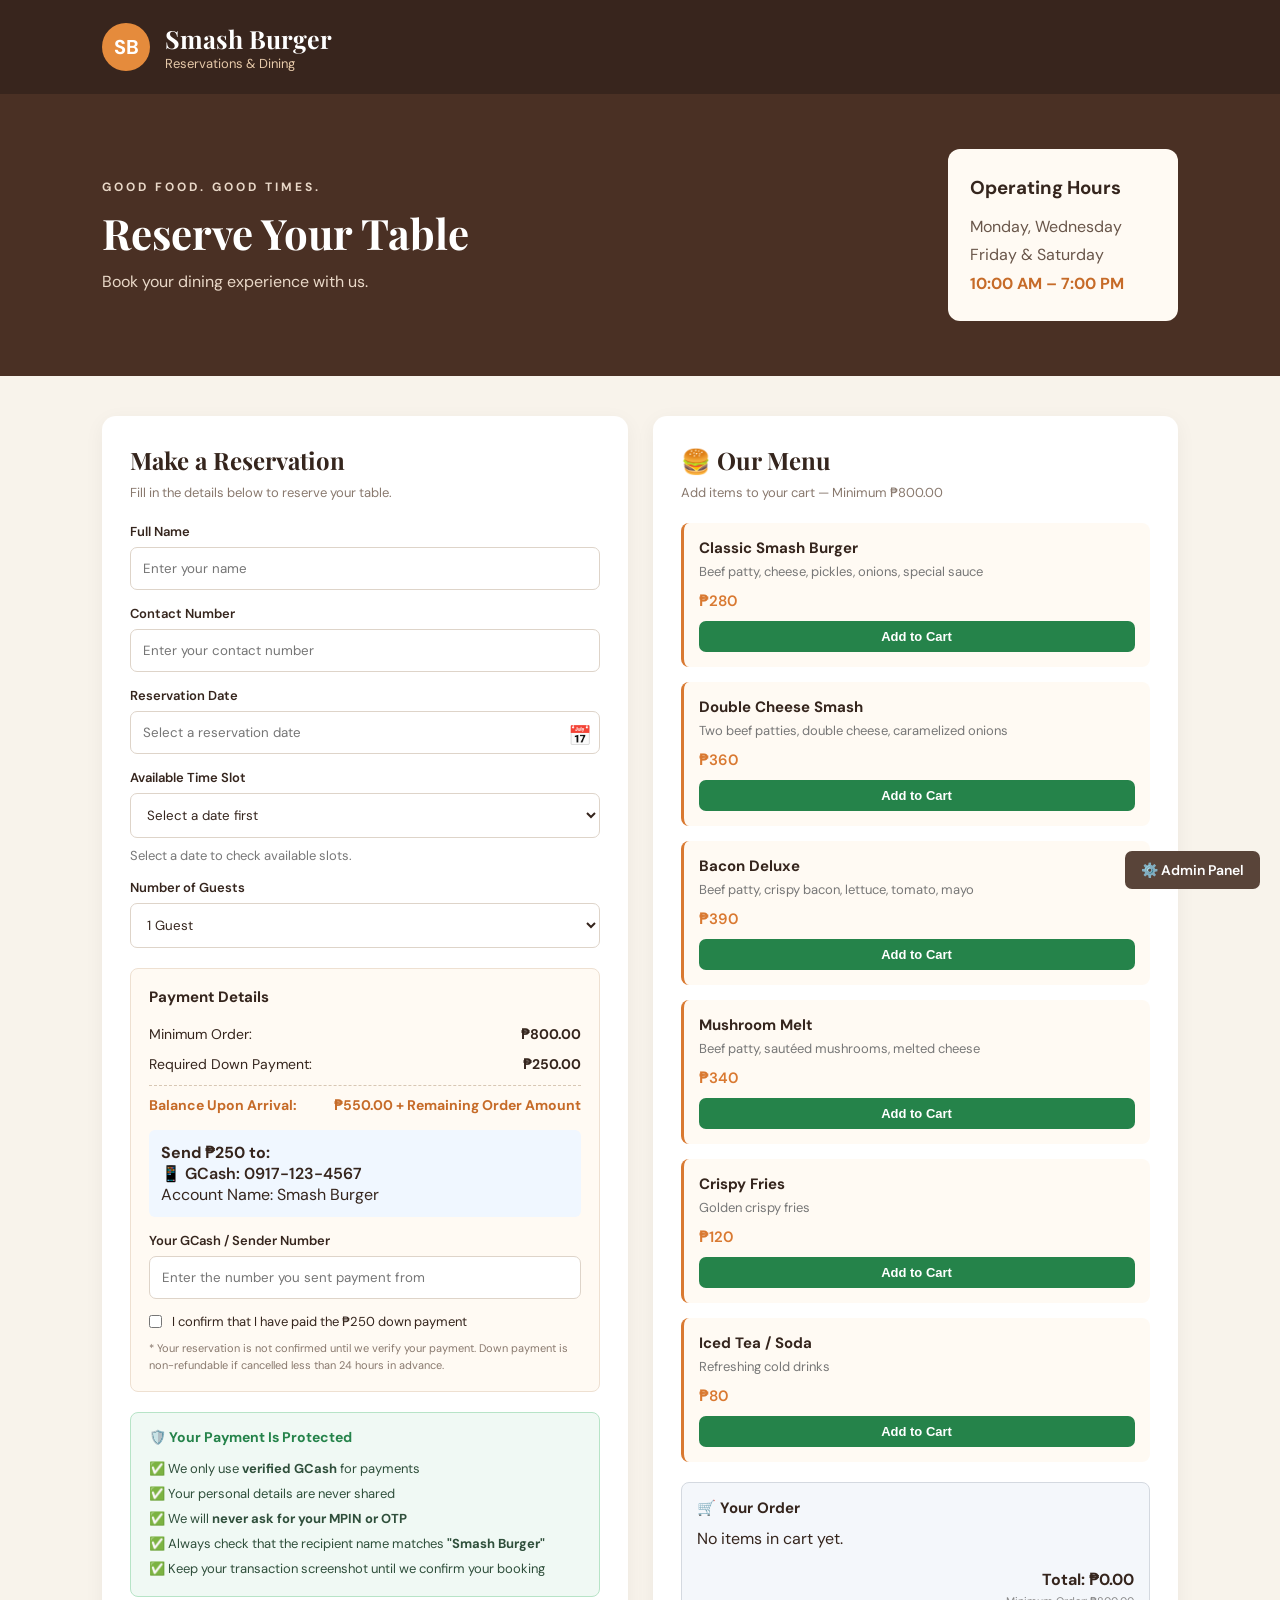
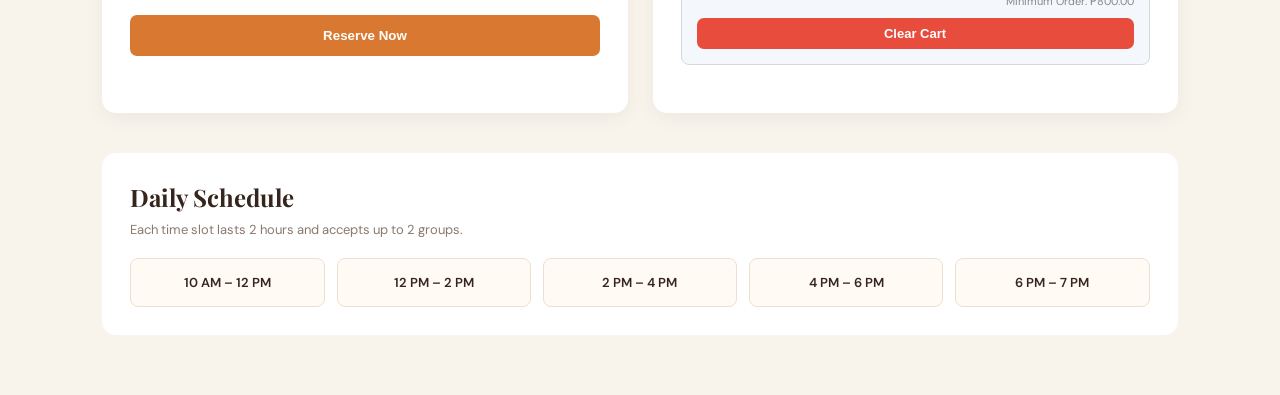
<file: index.html>
<!DOCTYPE html>
<html lang="en">
<head>
    <meta charset="UTF-8">
    <meta name="viewport" content="width=device-width, initial-scale=1.0">
    <title>Smash Burger — Reservations & Menu</title>
    <link rel="stylesheet" href="style.css">
</head>
<body>

<header>
    <div class="logo">SB</div>
    <div>
        <h1>Smash Burger</h1>
        <p>Reservations & Dining</p>
    </div>
</header>

<section class="hero">
    <div>
        <p class="tagline">GOOD FOOD. GOOD TIMES.</p>
        <h2>Reserve Your Table</h2>
        <p>Book your dining experience with us.</p>
    </div>

    <div class="hours">
        <h3>Operating Hours</h3>
        <p>Monday, Wednesday</p>
        <p>Friday & Saturday</p>
        <strong>10:00 AM – 7:00 PM</strong>
    </div>
</section>

<main class="container">
    <!-- RESERVATION FORM -->
    <section class="panel">
        <h2>Make a Reservation</h2>
        <p class="subtitle">Fill in the details below to reserve your table.</p>

        <form id="reservationForm">
            <label for="customerName">Full Name</label>
            <input type="text" id="customerName" placeholder="Enter your name" required>

            <label for="contact">Contact Number</label>
            <input type="text" id="contact" placeholder="Enter your contact number" required>

            <label for="bookingDate">Reservation Date</label>
            <div class="calendar-wrapper">
                <input type="text" id="bookingDate" placeholder="Select a reservation date" readonly required>
                <button type="button" id="calendarToggle" class="calendar-toggle">📅</button>

                <div id="calendarPopup" class="calendar-popup" hidden>
                    <div class="calendar-header">
                        <button type="button" id="prevMonth">❮</button>
                        <h3 id="monthYear"></h3>
                        <button type="button" id="nextMonth">❯</button>
                    </div>
                    <div class="calendar-weekdays">
                        <span>Sun</span>
                        <span>Mon</span>
                        <span>Tue</span>
                        <span>Wed</span>
                        <span>Thu</span>
                        <span>Fri</span>
                        <span>Sat</span>
                    </div>
                    <div id="calendarDays" class="calendar-days"></div>
                    <p class="calendar-note">Available: Mon, Wed, Fri & Sat</p>
                </div>
            </div>

            <label for="bookingTime">Available Time Slot</label>
            <select id="bookingTime" required>
                <option value="">Select a date first</option>
            </select>

            <p id="availability" class="availability">Select a date to check available slots.</p>

            <label for="guestCount">Number of Guests</label>
            <select id="guestCount" required>
                <option value="1">1 Guest</option>
                <option value="2">2 Guests</option>
                <option value="3">3 Guests</option>
                <option value="4">4 Guests</option>
            </select>

            <!-- PAYMENT SECTION -->
            <div class="payment-section">
                <h3>Payment Details</h3>
                
                <div class="payment-row">
                    <span>Minimum Order:</span>
                    <strong>₱800.00</strong>
                </div>
                <div class="payment-row">
                    <span>Required Down Payment:</span>
                    <strong>₱250.00</strong>
                </div>
                <div class="payment-row total-row">
                    <span>Balance Upon Arrival:</span>
                    <strong>₱550.00 + Remaining Order Amount</strong>
                </div>

                <div class="gcash-info">
                    <p><strong>Send ₱250 to:</strong></p>
                    <p class="gcash-number">📱 GCash: 0917-123-4567</p>
                    <p class="gcash-name">Account Name: Smash Burger</p>
                </div>

                <label for="paymentFromNumber">Your GCash / Sender Number</label>
                <input type="text" id="paymentFromNumber" placeholder="Enter the number you sent payment from" required>
                
                <label class="checkbox-label">
                    <input type="checkbox" id="downPaymentPaid" required>
                    I confirm that I have paid the ₱250 down payment
                </label>
                
                <p class="payment-note">
                    * Your reservation is not confirmed until we verify your payment. 
                    Down payment is non-refundable if cancelled less than 24 hours in advance.
                </p>
            </div>

            <div class="trust-section">
                <h4>🛡️ Your Payment Is Protected</h4>
                <ul>
                    <li>✅ We only use <strong>verified GCash</strong> for payments</li>
                    <li>✅ Your personal details are never shared</li>
                    <li>✅ We will <strong>never ask for your MPIN or OTP</strong></li>
                    <li>✅ Always check that the recipient name matches <strong>"Smash Burger"</strong></li>
                    <li>✅ Keep your transaction screenshot until we confirm your booking</li>
                </ul>
            </div>

            <button type="submit" id="reserveButton">Reserve Now</button>

            <p id="message"></p>
        </form>
    </section>

    <!-- MENU SECTION WITH ADD TO CART -->
    <section class="panel">
        <h2>🍔 Our Menu</h2>
        <p class="subtitle">Add items to your cart — Minimum ₱800.00</p>

        <div class="menu-grid">
            <div class="menu-item">
                <strong>Classic Smash Burger</strong>
                <p>Beef patty, cheese, pickles, onions, special sauce</p>
                <span class="price">₱280</span>
                <button type="button" class="add-to-cart" data-name="Classic Smash Burger" data-price="280">Add to Cart</button>
            </div>
            <div class="menu-item">
                <strong>Double Cheese Smash</strong>
                <p>Two beef patties, double cheese, caramelized onions</p>
                <span class="price">₱360</span>
                <button type="button" class="add-to-cart" data-name="Double Cheese Smash" data-price="360">Add to Cart</button>
            </div>
            <div class="menu-item">
                <strong>Bacon Deluxe</strong>
                <p>Beef patty, crispy bacon, lettuce, tomato, mayo</p>
                <span class="price">₱390</span>
                <button type="button" class="add-to-cart" data-name="Bacon Deluxe" data-price="390">Add to Cart</button>
            </div>
            <div class="menu-item">
                <strong>Mushroom Melt</strong>
                <p>Beef patty, sautéed mushrooms, melted cheese</p>
                <span class="price">₱340</span>
                <button type="button" class="add-to-cart" data-name="Mushroom Melt" data-price="340">Add to Cart</button>
            </div>
            <div class="menu-item">
                <strong>Crispy Fries</strong>
                <p>Golden crispy fries</p>
                <span class="price">₱120</span>
                <button type="button" class="add-to-cart" data-name="Crispy Fries" data-price="120">Add to Cart</button>
            </div>
            <div class="menu-item">
                <strong>Iced Tea / Soda</strong>
                <p>Refreshing cold drinks</p>
                <span class="price">₱80</span>
                <button type="button" class="add-to-cart" data-name="Iced Tea / Soda" data-price="80">Add to Cart</button>
            </div>
        </div>

        <!-- CART SUMMARY — Now below Menu -->
        <div class="cart-summary">
            <h3>🛒 Your Order</h3>
            <div id="cartItems"></div>
            <div class="cart-total">
                <strong>Total: ₱<span id="cartTotal">0.00</span></strong>
                <p class="cart-min-note">Minimum Order: ₱800.00</p>
            </div>
            <button type="button" id="clearCartBtn" class="clear-cart">Clear Cart</button>
        </div>
    </section>
</main>

<section class="schedule">
    <h2>Daily Schedule</h2>
    <p>Each time slot lasts 2 hours and accepts up to 2 groups.</p>
    <div class="schedule-grid">
        <div>10 AM – 12 PM</div>
        <div>12 PM – 2 PM</div>
        <div>2 PM – 4 PM</div>
        <div>4 PM – 6 PM</div>
        <div>6 PM – 7 PM</div>
    </div>
</section>

<div class="admin-link">
    <a href="admin.html">⚙️ Admin Panel</a>
</div>

<script src="script.js"></script>

</body>
</html>
</file>
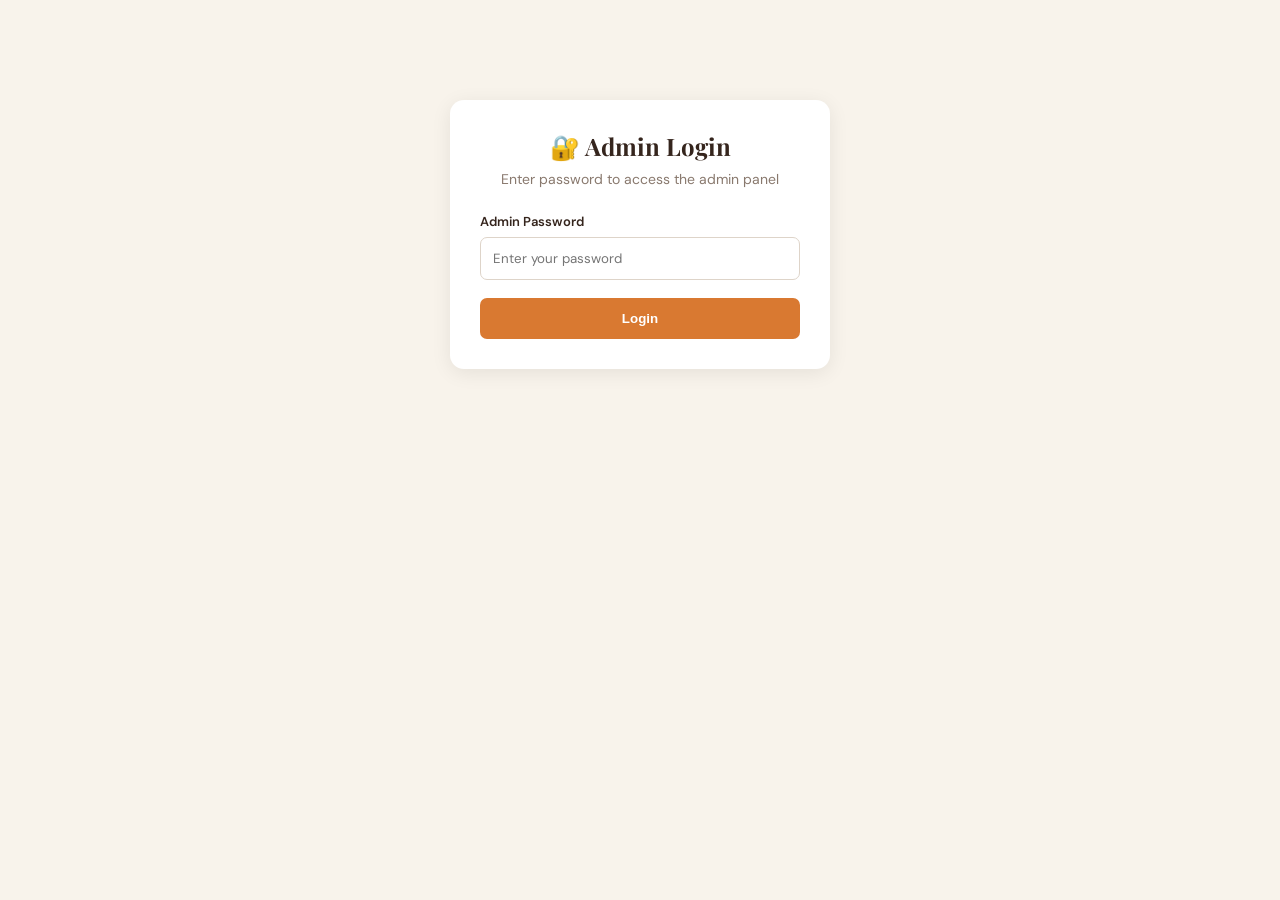
<file: admin.html>
<!DOCTYPE html>
<html lang="en">
<head>
    <meta charset="UTF-8">
    <meta name="viewport" content="width=device-width, initial-scale=1.0">
    <title>Admin Panel — Smash Burger Reservations</title>
    <link rel="stylesheet" href="style.css">
    <style>
        body { background: #f8f3eb; }
        
        /* LOGIN SCREEN */
        .login-container {
            max-width: 420px;
            margin: 100px auto;
            padding: 0 20px;
        }
        .login-card {
            background: white;
            border-radius: 14px;
            padding: 30px;
            box-shadow: 0 4px 20px rgba(0,0,0,0.08);
        }
        .login-card h2 {
            font-family: 'Playfair Display', serif;
            text-align: center;
            margin-bottom: 8px;
            color: #35251d;
        }
        .login-card p {
            text-align: center;
            color: #89796e;
            font-size: 14px;
            margin-bottom: 25px;
        }
        .error-msg {
            color: #c0392b;
            font-size: 13px;
            margin-top: 10px;
            display: none;
        }
        
        /* ADMIN PANEL (hidden until login) */
        .admin-container {
            max-width: 900px;
            margin: 40px auto;
            padding: 0 20px;
            display: none;
        }
        .admin-header {
            display: flex;
            justify-content: space-between;
            align-items: center;
            margin-bottom: 30px;
            flex-wrap: wrap;
            gap: 15px;
        }
        .back-link {
            color: #d97931;
            text-decoration: none;
            font-weight: 600;
        }
        .back-link:hover { text-decoration: underline; }
        .logout-btn {
            background: #594439;
            color: white;
            padding: 8px 16px;
            border-radius: 6px;
            text-decoration: none;
            font-size: 14px;
            border: none;
            cursor: pointer;
        }
        .logout-btn:hover { background: #38251d; }
        .admin-card {
            background: white;
            border-radius: 14px;
            padding: 25px;
            margin-bottom: 20px;
            box-shadow: 0 4px 15px rgba(0,0,0,0.05);
        }
        .admin-card h3 {
            font-family: 'Playfair Display', serif;
            font-size: 18px;
            margin-bottom: 12px;
        }
        .status-badge {
            display: inline-block;
            padding: 4px 12px;
            border-radius: 20px;
            font-size: 12px;
            font-weight: bold;
            margin-left: 10px;
        }
        .status-pending {
            background: #fff3cd;
            color: #856404;
        }
        .status-paid {
            background: #d4edda;
            color: #155724;
        }
        .admin-row {
            display: flex;
            flex-wrap: wrap;
            gap: 15px 30px;
            margin: 8px 0;
            font-size: 14px;
        }
        .admin-row span strong { color: #35251d; }
        .action-buttons {
            display: flex;
            gap: 10px;
            margin-top: 15px;
            flex-wrap: wrap;
        }
        .btn-confirm {
            background: #28a745;
            color: white;
            border: none;
            padding: 8px 16px;
            border-radius: 6px;
            cursor: pointer;
            font-weight: 600;
            width: auto;
        }
        .btn-confirm:hover { background: #218838; }
        .btn-confirm:disabled { background: #ccc; cursor: not-allowed; }
        .btn-delete {
            background: #dc3545;
            color: white;
            border: none;
            padding: 8px 16px;
            border-radius: 6px;
            cursor: pointer;
            font-weight: 600;
            width: auto;
        }
        .btn-delete:hover { background: #c82333; }
        .filter-bar {
            display: flex;
            gap: 10px;
            margin-bottom: 25px;
            flex-wrap: wrap;
        }
        .filter-bar button {
            width: auto;
            padding: 8px 16px;
            background: white;
            color: #594439;
            border: 1px solid #ddd;
            margin: 0;
        }
        .filter-bar button.active {
            background: #d97931;
            color: white;
            border-color: #d97931;
        }
        .empty-state {
            text-align: center;
            padding: 40px;
            color: #89796e;
        }
        .admin-note {
            font-size: 12px;
            color: #89796e;
            margin-top: 5px;
        }
    </style>
</head>
<body>

<!-- LOGIN SCREEN -->
<div class="login-container" id="loginSection">
    <div class="login-card">
        <h2>🔐 Admin Login</h2>
        <p>Enter password to access the admin panel</p>
        
        <label for="adminPassword">Admin Password</label>
        <input type="password" id="adminPassword" placeholder="Enter your password">
        
        <button type="button" id="loginBtn">Login</button>
        <p class="error-msg" id="loginError">❌ Incorrect password. Please try again.</p>
    </div>
</div>

<!-- ADMIN PANEL (Hidden until login) -->
<div class="admin-container" id="adminSection">
    <div class="admin-header">
        <div>
            <h1 style="font-family:'Playfair Display', serif; color:#35251d;">⚙️ Admin — Payment Confirmation</h1>
            <p style="color:#89796e; font-size:14px;">Confirm down payments and manage reservations</p>
        </div>
        <div style="display:flex; gap:12px; align-items:center;">
            <a href="index.html" class="back-link">← Back to Booking</a>
            <button class="logout-btn" id="logoutBtn">🚪 Logout</button>
        </div>
    </div>

    <!-- FILTERS -->
    <div class="filter-bar">
        <button class="filter-btn active" data-filter="all">All Reservations</button>
        <button class="filter-btn" data-filter="pending">Pending Payment</button>
        <button class="filter-btn" data-filter="paid">Payment Confirmed</button>
    </div>

    <!-- STATS -->
    <div class="admin-card" style="padding:15px 20px; margin-bottom:20px;">
        <div class="admin-row">
            <span><strong>Total:</strong> <span id="statTotal">0</span></span>
            <span><strong>Pending:</strong> <span id="statPending">0</span></span>
            <span><strong>Confirmed:</strong> <span id="statPaid">0</span></span>
        </div>
    </div>

    <!-- RESERVATION LIST -->
    <div id="adminList"></div>
</div>

<script>
// --------------------------
// PASSWORD SETTINGS
// Change this to your own password
// --------------------------
const ADMIN_PASSWORD = "smashbros123";  // 🔑 Change this to your own password!
const STORAGE_KEY = "smashBurgerReservations";
const SESSION_KEY = "sbAdminLoggedIn";

const loginSection = document.getElementById("loginSection");
const adminSection = document.getElementById("adminSection");
const adminPassword = document.getElementById("adminPassword");
const loginBtn = document.getElementById("loginBtn");
const loginError = document.getElementById("loginError");
const logoutBtn = document.getElementById("logoutBtn");

let currentFilter = "all";

// Check if already logged in on page load
function checkAuth() {
    if (sessionStorage.getItem(SESSION_KEY) === "true") {
        showAdminPanel();
    }
}

function showAdminPanel() {
    loginSection.style.display = "none";
    adminSection.style.display = "block";
    displayReservations();
}

function showLogin() {
    loginSection.style.display = "block";
    adminSection.style.display = "none";
    adminPassword.value = "";
    loginError.style.display = "none";
}

function attemptLogin() {
    if (adminPassword.value === ADMIN_PASSWORD) {
        sessionStorage.setItem(SESSION_KEY, "true");
        loginError.style.display = "none";
        showAdminPanel();
    } else {
        loginError.style.display = "block";
        adminPassword.value = "";
    }
}

function logout() {
    sessionStorage.removeItem(SESSION_KEY);
    showLogin();
}

// Login events
loginBtn.addEventListener("click", attemptLogin);
adminPassword.addEventListener("keypress", function(e) {
    if (e.key === "Enter") attemptLogin();
});
logoutBtn.addEventListener("click", logout);

// Reservation functions
function loadReservations() {
    try {
        const saved = JSON.parse(localStorage.getItem(STORAGE_KEY) || "[]");
        return Array.isArray(saved) ? saved : [];
    } catch { return []; }
}

function saveReservations(reservations) {
    localStorage.setItem(STORAGE_KEY, JSON.stringify(reservations));
}

function updateStats() {
    const reservations = loadReservations();
    const pending = reservations.filter(r => !r.paymentConfirmed).length;
    const paid = reservations.filter(r => r.paymentConfirmed).length;
    document.getElementById("statTotal").textContent = reservations.length;
    document.getElementById("statPending").textContent = pending;
    document.getElementById("statPaid").textContent = paid;
}

function displayReservations() {
    const list = document.getElementById("adminList");
    let reservations = loadReservations();

    if (currentFilter === "pending") {
        reservations = reservations.filter(r => !r.paymentConfirmed);
    } else if (currentFilter === "paid") {
        reservations = reservations.filter(r => r.paymentConfirmed);
    }

    if (reservations.length === 0) {
        list.innerHTML = `<div class="empty-state"><h3>No reservations found</h3><p>New reservations will appear here.</p></div>`;
        updateStats();
        return;
    }

    reservations.sort((a, b) => (b.createdAt || "").localeCompare(a.createdAt || ""));

    list.innerHTML = "";

    reservations.forEach(reservation => {
        const isPaid = !!reservation.paymentConfirmed;
        const card = document.createElement("div");
        card.className = "admin-card";
        card.innerHTML = `
            <h3>
                ${reservation.name}
                <span class="status-badge ${isPaid ? 'status-paid' : 'status-pending'}">
                    ${isPaid ? '✓ PAYMENT CONFIRMED' : '⏳ PENDING PAYMENT'}
                </span>
            </h3>
            <div class="admin-row">
                <span><strong>Code:</strong> ${reservation.code}</span>
                <span><strong>Contact:</strong> ${reservation.contact}</span>
            </div>
            <div class="admin-row">
                <span><strong>Date:</strong> ${reservation.date}</span>
                <span><strong>Time:</strong> ${reservation.timeLabel || reservation.time}</span>
                <span><strong>Guests:</strong> ${reservation.guests}</span>
            </div>
            <div class="admin-row">
                <span><strong>Min Order:</strong> ₱${reservation.minOrderAmount || 1000}.00</span>
                <span><strong>Down Payment:</strong> ₱${reservation.downPayment || 250}.00</span>
                <span><strong>Balance:</strong> ₱${reservation.balanceDue || 750}.00</span>
            </div>
            ${reservation.confirmedAt ? `<p class="admin-note">✅ Confirmed on: ${reservation.confirmedAt}</p>` : ''}
            <div class="action-buttons">
                <button class="btn-confirm" data-id="${reservation.id}" ${isPaid ? 'disabled' : ''}>
                    ${isPaid ? '✓ Confirmed' : '✓ Confirm Payment (₱250)'}
                </button>
                <button class="btn-delete" data-id="${reservation.id}">Delete</button>
            </div>
        `;
        list.appendChild(card);
    });

    document.querySelectorAll(".btn-confirm:not([disabled])").forEach(btn => {
        btn.addEventListener("click", () => confirmPayment(btn.dataset.id));
    });
    document.querySelectorAll(".btn-delete").forEach(btn => {
        btn.addEventListener("click", () => deleteReservation(btn.dataset.id));
    });

    updateStats();
}

function confirmPayment(id) {
    if (!confirm("Confirm that the ₱250 down payment has been received for this reservation?")) return;
    
    const reservations = loadReservations();
    const idx = reservations.findIndex(r => r.id === id);
    if (idx !== -1) {
        reservations[idx].paymentConfirmed = true;
        reservations[idx].confirmedAt = new Date().toLocaleString();
        saveReservations(reservations);
        displayReservations();
    }
}

function deleteReservation(id) {
    if (!confirm("⚠️ Delete this reservation? This cannot be undone.")) return;
    
    let reservations = loadReservations();
    reservations = reservations.filter(r => r.id !== id);
    saveReservations(reservations);
    displayReservations();
}

document.querySelectorAll(".filter-btn").forEach(btn => {
    btn.addEventListener("click", () => {
        document.querySelectorAll(".filter-btn").forEach(b => b.classList.remove("active"));
        btn.classList.add("active");
        currentFilter = btn.dataset.filter;
        displayReservations();
    });
});

// Check login on page load
checkAuth();
</script>

</body>
</html>
</file>
<file: style.css>
@import url('https://fonts.googleapis.com/css2?family=DM+Sans:wght@400;500;600;700&family=Playfair+Display:wght@600;700&display=swap');

* {
    margin: 0;
    padding: 0;
    box-sizing: border-box;
}

body {
    background: #f8f3eb;
    color: #35251d;
    font-family: 'DM Sans', sans-serif;
}

header {
    background: #38251d;
    color: white;
    padding: 22px 8%;
    display: flex;
    align-items: center;
    gap: 15px;
}

.logo {
    background: #e58b3c;
    color: white;
    width: 48px;
    height: 48px;
    border-radius: 50%;
    display: grid;
    place-items: center;
    font-weight: bold;
    font-size: 20px;
}

header h1 {
    font-family: 'Playfair Display', serif;
    font-size: 25px;
}

header p {
    color: #e6c9a9;
    font-size: 13px;
}

.hero {
    background: #4a3024;
    color: white;
    padding: 55px 8%;
    display: flex;
    justify-content: space-between;
    align-items: center;
    gap: 30px;
    flex-wrap: wrap;
}

.tagline {
    color: #f2a45d;
    letter-spacing: 3px;
    font-size: 12px;
    font-weight: bold;
}

.hero h2 {
    font-family: 'Playfair Display', serif;
    font-size: 42px;
    margin: 10px 0;
}

.hero p {
    color: #e9d8c8;
}

.hours {
    background: #fffaf3;
    color: #35251d;
    padding: 22px;
    border-radius: 12px;
    min-width: 230px;
    line-height: 1.8;
}

.hours h3 {
    margin-bottom: 8px;
}

.hours p {
    color: #69564a;
}

.hours strong {
    color: #c66b28;
}

.container {
    width: 84%;
    max-width: 1200px;
    margin: 40px auto;
    display: grid;
    grid-template-columns: 1fr 1fr;
    gap: 25px;
}

.panel {
    background: white;
    border-radius: 14px;
    padding: 28px;
    box-shadow: 0 5px 20px rgba(0,0,0,0.05);
}

.panel h2,
.schedule h2 {
    font-family: 'Playfair Display', serif;
    margin-bottom: 8px;
}

.subtitle {
    color: #89796e;
    font-size: 13px;
    margin-bottom: 22px;
}

label {
    display: block;
    font-weight: 600;
    font-size: 13px;
    margin: 15px 0 7px;
}

input, select {
    width: 100%;
    padding: 12px;
    border: 1px solid #ded4c9;
    border-radius: 7px;
    font-family: inherit;
    background: white;
    color: #35251d;
}

input:focus, select:focus {
    outline: 2px solid #e58b3c;
    border-color: #e58b3c;
}

button {
    width: 100%;
    padding: 13px;
    margin-top: 18px;
    background: #d97931;
    color: white;
    border: none;
    border-radius: 7px;
    font-weight: bold;
    cursor: pointer;
}

button:hover {
    background: #bd6426;
}

button:disabled {
    background: #aaa;
    cursor: not-allowed;
}

/* CALENDAR */
.calendar-wrapper {
    position: relative;
}

#bookingDate {
    cursor: pointer;
    padding-right: 45px;
}

.calendar-toggle {
    position: absolute;
    right: 0;
    top: -18px;
    width: 45px;
    height: 43px;
    background: transparent;
    color: #594439;
    font-size: 19px;
}

.calendar-toggle:hover {
    background: #f5eadf;
}

.calendar-popup {
    position: absolute;
    top: 52px;
    left: 0;
    width: 100%;
    min-width: 270px;
    background: white;
    border: 1px solid #ded4c9;
    border-radius: 12px;
    padding: 15px;
    box-shadow: 0 8px 25px rgba(0,0,0,0.15);
    z-index: 10;
}

.calendar-popup[hidden] {
    display: none;
}

.calendar-header {
    display: flex;
    justify-content: space-between;
    align-items: center;
    margin-bottom: 15px;
}

.calendar-header h3 {
    font-size: 16px;
}

.calendar-header button {
    width: 35px;
    padding: 8px;
    margin: 0;
    background: #594439;
}

.calendar-weekdays,
.calendar-days {
    display: grid;
    grid-template-columns: repeat(7, 1fr);
    gap: 5px;
    text-align: center;
}

.calendar-weekdays span {
    font-size: 11px;
    font-weight: bold;
    color: #89796e;
    padding: 7px 0;
}

.calendar-days button {
    margin: 0;
    padding: 9px 0;
    background: #fffaf3;
    color: #35251d;
    border: 1px solid transparent;
    border-radius: 6px;
    font-size: 12px;
}

.calendar-days button:hover:not(:disabled) {
    background: #e58b3c;
    color: white;
}

.calendar-days button:disabled {
    background: #f0eeee;
    color: #c5c0bb;
    cursor: not-allowed;
}

.calendar-days button.selected {
    background: #d97931;
    color: white;
    font-weight: bold;
}

.calendar-days button.today {
    border-color: #d97931;
}

.calendar-note {
    text-align: center;
    font-size: 11px;
    color: #89796e;
    margin-top: 13px;
}

/* PAYMENT SECTION */
.payment-section {
    background: #fffaf3;
    border: 1px solid #eee0d1;
    border-radius: 8px;
    padding: 18px;
    margin: 20px 0;
}

.payment-section h3 {
    font-size: 15px;
    margin-bottom: 12px;
    color: #35251d;
}

.payment-row {
    display: flex;
    justify-content: space-between;
    padding: 6px 0;
    font-size: 14px;
}

.total-row {
    border-top: 1px dashed #d8c7b4;
    margin-top: 6px;
    padding-top: 10px;
    font-weight: bold;
    color: #c66b28;
}

.gcash-info {
    background: #f0f7ff;
    padding: 12px;
    border-radius: 6px;
    margin: 10px 0;
}

.gcash-number {
    font-weight: 600;
}

.checkbox-label {
    display: flex;
    align-items: flex-start;
    gap: 10px;
    margin-top: 14px;
    font-weight: normal;
    cursor: pointer;
}

.checkbox-label input {
    width: auto;
    margin-top: 2px;
}

.payment-note {
    font-size: 11px;
    color: #89796e;
    margin-top: 10px;
    line-height: 1.5;
}

.trust-section {
    background: #f0f9f4;
    border: 1px solid #b7e4c7;
    border-radius: 8px;
    padding: 15px 18px;
    margin-top: 18px;
}

.trust-section h4 {
    color: #25834a;
    margin-bottom: 10px;
    font-size: 14px;
}

.trust-section ul {
    list-style: none;
    margin: 0;
    padding: 0;
}

.trust-section li {
    font-size: 13px;
    padding: 4px 0;
    color: #2f4f3b;
}

/* AVAILABILITY */
.availability {
    font-size: 13px;
    margin-top: 9px;
    color: #777;
}

.availability.available {
    color: #25834a;
}

.availability.full {
    color: #c0392b;
}

/* MENU */
.menu-grid {
    display: grid;
    grid-template-columns: repeat(auto-fill, minmax(250px, 1fr));
    gap: 15px;
    margin-top: 20px;
}

.menu-item {
    background: #fffaf3;
    padding: 15px;
    border-radius: 8px;
    border-left: 3px solid #d97931;
}

.menu-item strong {
    display: block;
    color: #35251d;
    font-size: 15px;
}

.menu-item p {
    font-size: 13px;
    color: #777;
    margin: 5px 0 10px;
}

.price {
    font-weight: 600;
    color: #d97931;
    font-size: 15px;
}

.schedule {
    width: 84%;
    max-width: 1200px;
    margin: 30px auto 60px;
    background: white;
    padding: 28px;
    border-radius: 14px;
}

.schedule p {
    color: #89796e;
    font-size: 13px;
    margin: 8px 0 20px;
}

.schedule-grid {
    display: grid;
    grid-template-columns: repeat(5, 1fr);
    gap: 12px;
}

.schedule-grid div {
    background: #fffaf3;
    border: 1px solid #eee0d1;
    border-radius: 8px;
    padding: 15px;
    text-align: center;
    font-size: 13px;
    font-weight: 600;
}

/* ADMIN LINK */
.admin-link {
    position: fixed;
    bottom: 20px;
    right: 20px;
    z-index: 100;
}

.admin-link a {
    background: #594439;
    color: white;
    padding: 10px 16px;
    border-radius: 7px;
    text-decoration: none;
    font-size: 14px;
    font-weight: 600;
}

.admin-link a:hover {
    background: #38251d;
}

@media (max-width: 800px) {
    .container {
        grid-template-columns: 1fr;
    }

    .schedule-grid {
        grid-template-columns: repeat(2, 1fr);
    }

    .hero {
        flex-direction: column;
        align-items: flex-start;
    }

    .hero h2 {
        font-size: 34px;
    }
}
/* CART STYLES */
.cart-summary {
    background: #f4f7fb;
    border: 1px solid #d4d9e0;
    border-radius: 8px;
    padding: 15px;
    margin: 20px 0;
}

.cart-summary h3 {
    font-size: 15px;
    margin-bottom: 10px;
    color: #35251d;
}

.cart-item {
    display: flex;
    justify-content: space-between;
    align-items: center;
    padding: 8px 0;
    border-bottom: 1px dashed #ddd;
    font-size: 14px;
}

.cart-item-qty {
    display: flex;
    align-items: center;
    gap: 8px;
}

.cart-item-qty button {
    width: 24px;
    height: 24px;
    padding: 0;
    font-size: 14px;
    margin: 0;
    background: #ddd;
    color: #333;
}

.cart-item-qty button:hover {
    background: #bbb;
}

.cart-total {
    margin-top: 10px;
    padding-top: 10px;
    text-align: right;
}

.cart-min-note {
    font-size: 11px;
    color: #888;
    margin-top: 4px;
}

.clear-cart {
    background: #e74c3c;
    font-size: 13px;
    padding: 8px;
    margin-top: 10px;
}

.clear-cart:hover {
    background: #c0392b;
}

.add-to-cart {
    width: 100%;
    padding: 8px;
    margin-top: 10px;
    background: #25834a;
    font-size: 13px;
}

.add-to-cart:hover {
    background: #1e6b3c;
}
</file>
